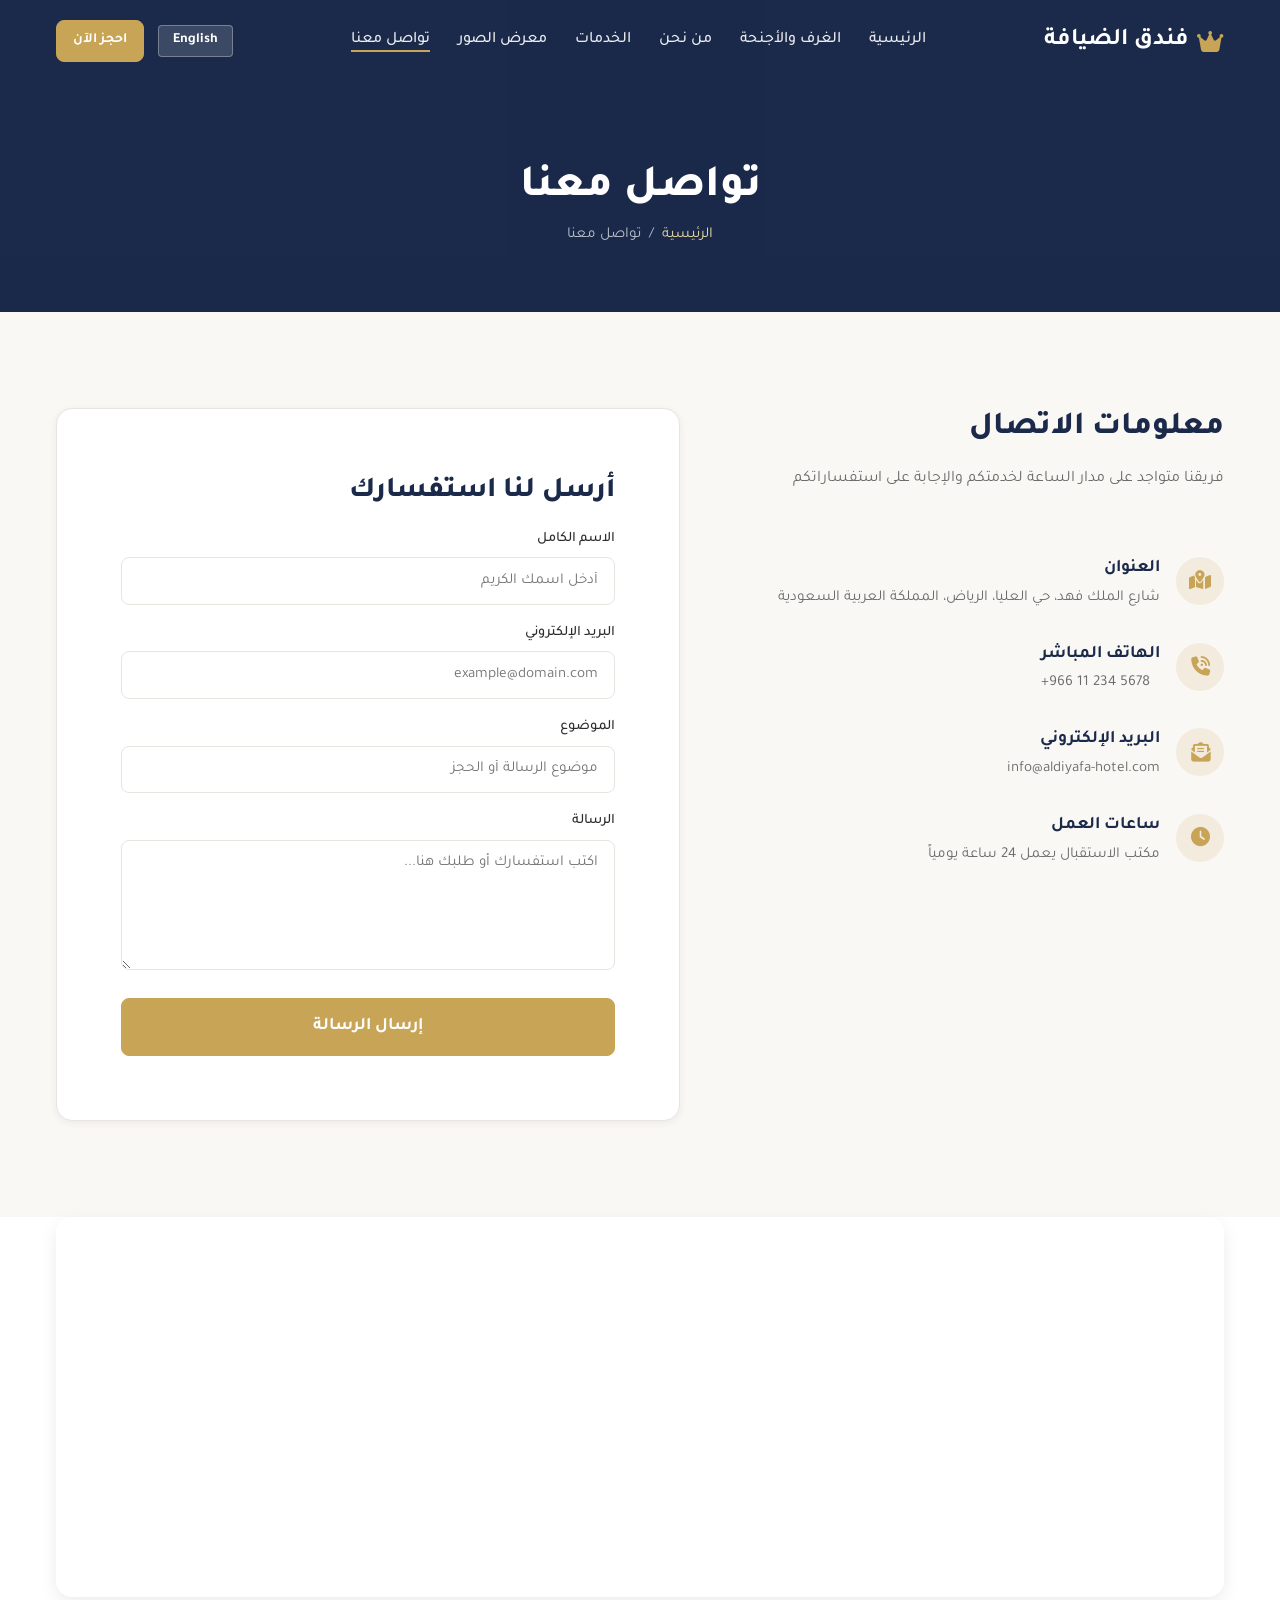
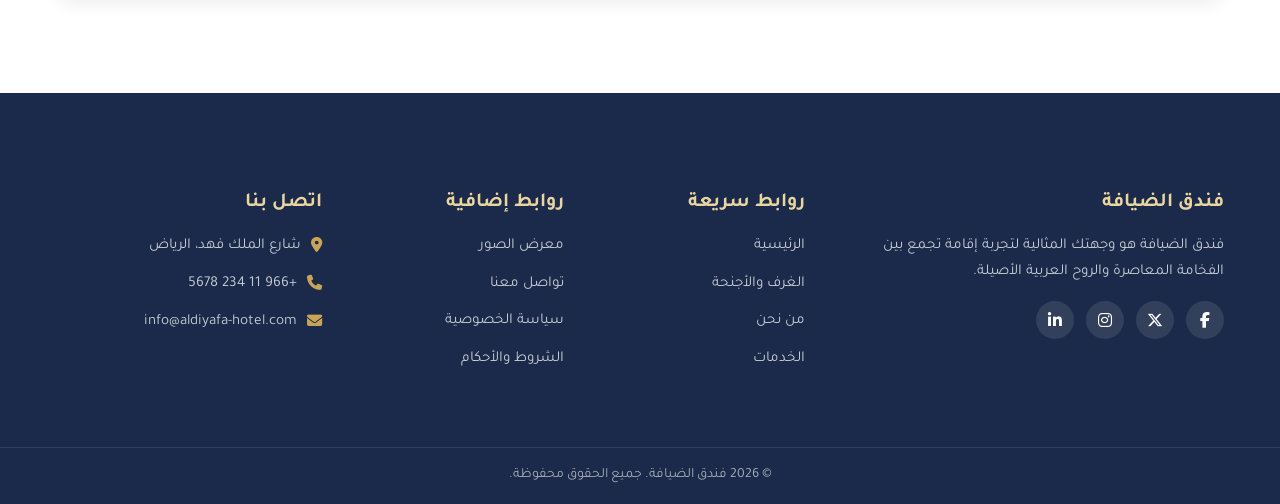
<file: pages/contact.html>
<!DOCTYPE html>
<html lang="ar" dir="rtl">
<head>
  <meta charset="UTF-8">
  <meta name="viewport" content="width=device-width, initial-scale=1.0">
  <title>تواصل معنا | فندق الضيافة</title>
  <meta name="description" content="تواصل مع إدارة فندق الضيافة في الرياض. قنوات اتصال مباشرة، حجز سريع، وموقع استراتيجي على طريق الملك فهد.">
  <link rel="stylesheet" href="https://cdnjs.cloudflare.com/ajax/libs/font-awesome/6.5.1/css/all.min.css">
  <link rel="preconnect" href="https://fonts.googleapis.com">
  <link rel="preconnect" href="https://fonts.gstatic.com" crossorigin>
  <link href="https://fonts.googleapis.com/css2?family=Playfair+Display:ital,wght@0,600;0,700;1,400&family=Poppins:wght@300;400;500;600;700&family=Tajawal:wght@300;400;500;700;800&display=swap" rel="stylesheet">
  <link rel="stylesheet" href="../assets/css/variables.css">
  <link rel="stylesheet" href="../assets/css/base.css">
  <link rel="stylesheet" href="../assets/css/layout.css">
  <link rel="stylesheet" href="../assets/css/components.css">
  <link rel="stylesheet" href="../assets/css/rtl.css">
  <link rel="stylesheet" href="../assets/css/responsive.css">
</head>
<body>

  <!-- Navigation -->
  <nav class="navbar" id="navbar">
    <div class="container navbar__container">
      <a href="../index.html" class="navbar__logo">
        <i class="fas fa-crown navbar__logo-icon"></i>
        <span class="navbar__logo-text" data-i18n="general.hotel_name">فندق الضيافة</span>
      </a>
      <ul class="navbar__menu" id="navMenu">
        <li><a href="../index.html" class="navbar__link" data-i18n="nav.home">الرئيسية</a></li>
        <li><a href="rooms.html" class="navbar__link" data-i18n="nav.rooms">الغرف والأجنحة</a></li>
        <li><a href="about.html" class="navbar__link" data-i18n="nav.about">من نحن</a></li>
        <li><a href="services.html" class="navbar__link" data-i18n="nav.services">الخدمات</a></li>
        <li><a href="gallery.html" class="navbar__link" data-i18n="nav.gallery">معرض الصور</a></li>
        <li><a href="contact.html" class="navbar__link navbar__link--active" data-i18n="nav.contact">تواصل معنا</a></li>
      </ul>
      <div class="navbar__actions">
        <button class="navbar__lang-btn" id="langToggle" onclick="toggleLanguage()">English</button>
        <a href="rooms.html" class="btn btn--primary btn--sm" data-i18n="nav.book_now">احجز الآن</a>
        <button class="navbar__toggle" id="navToggle" aria-label="تبديل القائمة">
          <i class="fas fa-bars"></i>
        </button>
      </div>
    </div>
  </nav>

  <!-- Page Header -->
  <header class="page-header" style="background-image: url('https://images.unsplash.com/photo-1566073771259-6a8506099945?w=1920&q=80&fit=crop');">
    <div class="container">
      <h1 class="page-header__title" data-i18n="contact.title">تواصل معنا</h1>
      <div class="page-header__breadcrumb">
        <a href="../index.html" data-i18n="nav.home">الرئيسية</a>
        <span>/</span>
        <span data-i18n="contact.title">تواصل معنا</span>
      </div>
    </div>
  </header>

  <!-- Contact Details & Form -->
  <section class="section">
    <div class="container">
      <div class="contact-wrapper">
        <!-- Info Column -->
        <div class="contact-info reveal">
          <h2 style="font-size: 2rem; margin-bottom: var(--space-md); color: var(--clr-secondary);" data-i18n="contact.info_title">معلومات الاتصال</h2>
          <p style="color: var(--clr-text-light); margin-bottom: var(--space-xl);" data-i18n="contact.subtitle">
            فريقنا متواجد على مدار الساعة لخدمتكم والإجابة على استفساراتكم وتأكيد حجوزاتكم الخاصة.
          </p>

          <div class="contact-info__item">
            <div class="contact-info__icon"><i class="fas fa-map-location-dot"></i></div>
            <div class="contact-info__text">
              <h4 data-i18n="contact.address_label">العنوان</h4>
              <p data-i18n="contact.address">شارع الملك فهد، حي العليا، الرياض، المملكة العربية السعودية</p>
            </div>
          </div>

          <div class="contact-info__item">
            <div class="contact-info__icon"><i class="fas fa-phone-volume"></i></div>
            <div class="contact-info__text">
              <h4 data-i18n="contact.phone_label">الهاتف المباشر</h4>
              <p dir="ltr" style="text-align: start;">+966 11 234 5678</p>
            </div>
          </div>

          <div class="contact-info__item">
            <div class="contact-info__icon"><i class="fas fa-envelope-open-text"></i></div>
            <div class="contact-info__text">
              <h4 data-i18n="contact.email_label">البريد الإلكتروني</h4>
              <p>info@aldiyafa-hotel.com</p>
            </div>
          </div>

          <div class="contact-info__item">
            <div class="contact-info__icon"><i class="fas fa-clock"></i></div>
            <div class="contact-info__text">
              <h4 data-i18n="contact.hours_label">ساعات العمل</h4>
              <p data-i18n="contact.hours">مكتب الاستقبال يعمل 24 ساعة يومياً</p>
            </div>
          </div>
        </div>

        <!-- Form Column -->
        <div class="reveal" style="background: var(--clr-white); padding: var(--space-xl); border-radius: var(--radius-lg); box-shadow: var(--shadow-sm); border: 1px solid var(--clr-border);">
          <h2 style="font-size: 1.8rem; margin-bottom: var(--space-md); color: var(--clr-secondary);" data-i18n="contact.form_title">أرسل لنا استفسارك</h2>
          <form id="contactForm" novalidate>
            <div class="form-group">
              <label class="form-group__label" for="name" data-i18n="contact.name_label">الاسم الكامل</label>
              <input type="text" id="name" class="form-control" data-i18n-placeholder="contact.name_placeholder" placeholder="أدخل اسمك الكريم" required>
              <span class="form-group__error" data-i18n="contact.error_required">هذا الحقل مطلوب</span>
            </div>

            <div class="form-group">
              <label class="form-group__label" for="email" data-i18n="contact.email_input_label">البريد الإلكتروني</label>
              <input type="email" id="email" class="form-control" data-i18n-placeholder="contact.email_placeholder" placeholder="example@domain.com" required>
              <span class="form-group__error" data-i18n="contact.error_email">يرجى إدخال عنوان بريد إلكتروني صحيح</span>
            </div>

            <div class="form-group">
              <label class="form-group__label" for="subject" data-i18n="contact.subject_label">الموضوع</label>
              <input type="text" id="subject" class="form-control" data-i18n-placeholder="contact.subject_placeholder" placeholder="موضوع الرسالة أو الحجز" required>
              <span class="form-group__error" data-i18n="contact.error_required">هذا الحقل مطلوب</span>
            </div>

            <div class="form-group">
              <label class="form-group__label" for="message" data-i18n="contact.message_label">الرسالة</label>
              <textarea id="message" class="form-control" rows="5" data-i18n-placeholder="contact.message_placeholder" placeholder="اكتب استفسارك أو طلبك هنا..." required></textarea>
              <span class="form-group__error" data-i18n="contact.error_required">هذا الحقل مطلوب</span>
            </div>

            <button type="submit" class="btn btn--primary btn--lg" style="width: 100%;" data-i18n="contact.send">إرسال الرسالة</button>
          </form>
        </div>
      </div>
    </div>
  </section>

  <!-- Interactive Map Section -->
  <section class="section section--alt" style="padding-top: 0;">
    <div class="container reveal">
      <div class="map-container">
        <iframe 
          src="https://www.google.com/maps/embed?pb=!1m18!1m12!1m3!1d115935.5398242408!2d46.60334800624003!3d24.759902633096307!2m3!1f0!2f0!3f0!3m2!1i1024!2i768!4f13.1!3m3!1m2!1s0x3e2f03890d489399%3A0xba974d1c98e79fd5!2sRiyadh%20Saudi%20Arabia!5e0!3m2!1sen!2ssa!4v1700000000000!5m2!1sen!2ssa" 
          width="100%" 
          height="100%" 
          style="border:0;" 
          allowfullscreen="" 
          loading="lazy" 
          referrerpolicy="no-referrer-when-downgrade" 
          title="موقع فندق الضيافة">
        </iframe>
      </div>
    </div>
  </section>

  <!-- Footer -->
  <footer class="footer">
    <div class="container footer__container">
      <div class="footer__col">
        <h3 class="footer__title" data-i18n="general.hotel_name">فندق الضيافة</h3>
        <p class="footer__text" data-i18n="footer.description">فندق الضيافة هو وجهتك المثالية لتجربة إقامة تجمع بين الفخامة المعاصرة والروح العربية الأصيلة.</p>
        <div class="footer__social">
          <a href="#" class="footer__social-link" aria-label="Facebook"><i class="fab fa-facebook-f"></i></a>
          <a href="#" class="footer__social-link" aria-label="Twitter"><i class="fab fa-x-twitter"></i></a>
          <a href="#" class="footer__social-link" aria-label="Instagram"><i class="fab fa-instagram"></i></a>
          <a href="#" class="footer__social-link" aria-label="LinkedIn"><i class="fab fa-linkedin-in"></i></a>
        </div>
      </div>

      <div class="footer__col">
        <h3 class="footer__title" data-i18n="footer.quick_links">روابط سريعة</h3>
        <ul class="footer__links">
          <li><a href="../index.html" class="footer__link" data-i18n="nav.home">الرئيسية</a></li>
          <li><a href="rooms.html" class="footer__link" data-i18n="nav.rooms">الغرف والأجنحة</a></li>
          <li><a href="about.html" class="footer__link" data-i18n="nav.about">من نحن</a></li>
          <li><a href="services.html" class="footer__link" data-i18n="nav.services">الخدمات</a></li>
        </ul>
      </div>

      <div class="footer__col">
        <h3 class="footer__title" data-i18n="footer.more_links">روابط إضافية</h3>
        <ul class="footer__links">
          <li><a href="gallery.html" class="footer__link" data-i18n="nav.gallery">معرض الصور</a></li>
          <li><a href="contact.html" class="footer__link" data-i18n="nav.contact">تواصل معنا</a></li>
          <li><a href="#" class="footer__link" data-i18n="footer.privacy">سياسة الخصوصية</a></li>
          <li><a href="#" class="footer__link" data-i18n="footer.terms">الشروط والأحكام</a></li>
        </ul>
      </div>

      <div class="footer__col">
        <h3 class="footer__title" data-i18n="footer.contact_us">اتصل بنا</h3>
        <div class="footer__contact-item">
          <i class="fas fa-map-marker-alt"></i>
          <span data-i18n="footer.address">شارع الملك فهد، الرياض</span>
        </div>
        <div class="footer__contact-item">
          <i class="fas fa-phone"></i>
          <span>+966 11 234 5678</span>
        </div>
        <div class="footer__contact-item">
          <i class="fas fa-envelope"></i>
          <span>info@aldiyafa-hotel.com</span>
        </div>
      </div>
    </div>

    <div class="footer__bottom">
      <div class="container">
        <p data-i18n="footer.copyright">© 2026 فندق الضيافة. جميع الحقوق محفوظة.</p>
      </div>
    </div>
  </footer>

  <!-- Scripts -->
  <script src="../assets/js/i18n.js"></script>
  <script src="../assets/js/navbar.js"></script>
  <script src="../assets/js/slider.js"></script>
  <script src="../assets/js/gallery.js"></script>
  <script src="../assets/js/booking.js"></script>
  <script src="../assets/js/animations.js"></script>
  <script src="../assets/js/main.js"></script>
</body>
</html>
</file>
<file: assets/css/variables.css>
/* ==========================================================================
   Variables & Design Tokens - Al-Diyafa Hotel (فندق الضيافة)
   ========================================================================== */

:root {
  /* Colors - Luxurious Gold & Deep Navy Palette */
  --clr-primary: #C8A456;
  --clr-primary-dark: #A8883E;
  --clr-primary-light: #E8D5A0;
  --clr-secondary: #1B2A4A;
  --clr-secondary-light: #2A3F6A;
  --clr-bg: #FAF8F5;
  --clr-text: #2C2C2C;
  --clr-text-light: #6B6B6B;
  --clr-accent: #4A7C59;
  --clr-error: #D4453A;
  --clr-success: #4A7C59;
  --clr-border: #E8E4DF;
  --clr-white: #FFFFFF;
  --clr-overlay: rgba(27, 42, 74, 0.72);
  --clr-card-bg: #FFFFFF;

  /* Typography */
  --font-ar: 'Tajawal', -apple-system, BlinkMacSystemFont, 'Segoe UI', Roboto, sans-serif;
  --font-en-serif: 'Playfair Display', Georgia, serif;
  --font-en-sans: 'Poppins', -apple-system, BlinkMacSystemFont, 'Segoe UI', Roboto, sans-serif;

  /* Spacing */
  --space-xs: 0.25rem;
  --space-sm: 0.5rem;
  --space-md: 1rem;
  --space-lg: 2rem;
  --space-xl: 4rem;
  --space-xxl: 6rem;

  /* Border Radius */
  --radius-sm: 4px;
  --radius-md: 8px;
  --radius-lg: 16px;
  --radius-full: 9999px;

  /* Shadows */
  --shadow-sm: 0 2px 8px rgba(0, 0, 0, 0.06);
  --shadow-md: 0 6px 18px rgba(0, 0, 0, 0.08);
  --shadow-lg: 0 12px 30px rgba(0, 0, 0, 0.12);

  /* Transitions */
  --transition: all 0.3s cubic-bezier(0.25, 0.8, 0.25, 1);
}
</file>
<file: assets/css/base.css>
/* ==========================================================================
   Base Styles & Reset - Al-Diyafa Hotel (فندق الضيافة)
   ========================================================================== */

*, *::before, *::after {
  box-sizing: border-box;
  margin: 0;
  padding: 0;
}

html {
  scroll-behavior: smooth;
  font-size: 16px;
  -webkit-text-size-adjust: 100%;
}

body {
  font-family: var(--font-en-sans);
  background-color: var(--clr-bg);
  color: var(--clr-text);
  line-height: 1.7;
  overflow-x: hidden;
}

/* RTL / Arabic Typography */
[dir="rtl"] body,
[lang="ar"] body {
  font-family: var(--font-ar);
}

h1, h2 {
  font-family: var(--font-en-serif);
  font-weight: 700;
  color: var(--clr-secondary);
  line-height: 1.3;
}

[dir="rtl"] h1,
[dir="rtl"] h2 {
  font-family: var(--font-ar);
  font-weight: 800;
}

h3, h4, h5, h6 {
  font-weight: 600;
  color: var(--clr-secondary);
  line-height: 1.4;
}

p {
  margin-bottom: 1rem;
}

p:last-child {
  margin-bottom: 0;
}

a {
  text-decoration: none;
  color: inherit;
  transition: var(--transition);
}

ul, ol {
  list-style: none;
}

img {
  max-width: 100%;
  height: auto;
  display: block;
}

button, input, select, textarea {
  font-family: inherit;
  font-size: inherit;
}

button {
  cursor: pointer;
  background: none;
  border: none;
}
</file>
<file: assets/css/layout.css>
/* ==========================================================================
   Layout Styles - Al-Diyafa Hotel (فندق الضيافة)
   ========================================================================== */

.container {
  width: 100%;
  max-width: 1200px;
  margin-inline: auto;
  padding-inline: var(--space-md);
}

.section {
  padding-block: var(--space-xxl);
  position: relative;
}

.section--alt {
  background-color: var(--clr-white);
}

.section--dark {
  background-color: var(--clr-secondary);
  color: var(--clr-white);
}

.section--dark h1,
.section--dark h2,
.section--dark h3,
.section--dark h4 {
  color: var(--clr-white);
}

.section__header {
  text-align: center;
  max-width: 700px;
  margin-inline: auto;
  margin-bottom: var(--space-xl);
}

.section__title {
  font-size: 2.5rem;
  margin-bottom: var(--space-sm);
  position: relative;
}

.section__title::after {
  content: '';
  display: block;
  width: 60px;
  height: 3px;
  background-color: var(--clr-primary);
  margin: var(--space-sm) auto 0;
  border-radius: var(--radius-full);
}

.section__subtitle {
  font-size: 1.1rem;
  color: var(--clr-text-light);
}

.section--dark .section__subtitle {
  color: rgba(255, 255, 255, 0.75);
}

/* Grids */
.grid {
  display: grid;
  gap: var(--space-lg);
}

.grid--2 {
  grid-template-columns: repeat(2, 1fr);
}

.grid--3 {
  grid-template-columns: repeat(3, 1fr);
}

.grid--4 {
  grid-template-columns: repeat(4, 1fr);
}

.grid--auto {
  grid-template-columns: repeat(auto-fit, minmax(280px, 1fr));
}
</file>
<file: assets/css/components.css>
/* ==========================================================================
   Components Styles - Al-Diyafa Hotel (فندق الضيافة)
   ========================================================================== */

/* --- Buttons --- */
.btn {
  display: inline-flex;
  align-items: center;
  justify-content: center;
  gap: var(--space-xs);
  padding: 0.85rem 1.75rem;
  font-weight: 600;
  border-radius: var(--radius-md);
  transition: var(--transition);
  cursor: pointer;
  white-space: nowrap;
}

.btn--primary {
  background-color: var(--clr-primary);
  color: var(--clr-white);
  border: 1px solid var(--clr-primary);
}

.btn--primary:hover {
  background-color: var(--clr-primary-dark);
  border-color: var(--clr-primary-dark);
  color: var(--clr-white);
  transform: translateY(-2px);
  box-shadow: 0 4px 12px rgba(200, 164, 86, 0.35);
}

.btn--secondary {
  background-color: var(--clr-secondary);
  color: var(--clr-white);
  border: 1px solid var(--clr-secondary);
}

.btn--secondary:hover {
  background-color: var(--clr-secondary-light);
  border-color: var(--clr-secondary-light);
  color: var(--clr-white);
  transform: translateY(-2px);
}

.btn--outline {
  background-color: transparent;
  color: var(--clr-primary);
  border: 2px solid var(--clr-primary);
}

.btn--outline:hover {
  background-color: var(--clr-primary);
  color: var(--clr-white);
  transform: translateY(-2px);
}

.btn--sm {
  padding: 0.5rem 1rem;
  font-size: 0.875rem;
}

.btn--lg {
  padding: 1.1rem 2.25rem;
  font-size: 1.1rem;
}

/* --- Navbar --- */
.navbar {
  position: fixed;
  top: 0;
  left: 0;
  width: 100%;
  z-index: 1000;
  padding: 1.25rem 0;
  transition: var(--transition);
  background-color: transparent;
}

.navbar.scrolled {
  background-color: var(--clr-white);
  padding: 0.85rem 0;
  box-shadow: var(--shadow-md);
}

.navbar__container {
  display: flex;
  align-items: center;
  justify-content: space-between;
}

.navbar__logo {
  display: flex;
  align-items: center;
  gap: 0.5rem;
  font-size: 1.5rem;
  font-weight: 700;
  color: var(--clr-white);
}

.navbar.scrolled .navbar__logo {
  color: var(--clr-secondary);
}

.navbar__logo-icon {
  color: var(--clr-primary);
}

.navbar__menu {
  display: flex;
  align-items: center;
  gap: 1.75rem;
}

.navbar__link {
  color: rgba(255, 255, 255, 0.9);
  font-weight: 500;
  position: relative;
  padding-block: 0.25rem;
}

.navbar__link::after {
  content: '';
  position: absolute;
  bottom: 0;
  inset-inline-start: 0;
  width: 0;
  height: 2px;
  background-color: var(--clr-primary);
  transition: var(--transition);
}

.navbar__link:hover::after,
.navbar__link--active::after {
  width: 100%;
}

.navbar.scrolled .navbar__link {
  color: var(--clr-text);
}

.navbar.scrolled .navbar__link:hover,
.navbar.scrolled .navbar__link--active {
  color: var(--clr-primary);
}

.navbar__actions {
  display: flex;
  align-items: center;
  gap: 0.85rem;
}

.navbar__lang-btn {
  background-color: rgba(255, 255, 255, 0.15);
  border: 1px solid rgba(255, 255, 255, 0.3);
  color: var(--clr-white);
  padding: 0.4rem 0.9rem;
  border-radius: var(--radius-sm);
  font-weight: 600;
  font-size: 0.875rem;
  transition: var(--transition);
}

.navbar.scrolled .navbar__lang-btn {
  background-color: var(--clr-bg);
  border-color: var(--clr-border);
  color: var(--clr-secondary);
}

.navbar__lang-btn:hover {
  background-color: var(--clr-primary);
  border-color: var(--clr-primary);
  color: var(--clr-white);
}

.navbar__toggle {
  display: none;
  font-size: 1.5rem;
  color: var(--clr-white);
}

.navbar.scrolled .navbar__toggle {
  color: var(--clr-secondary);
}

/* --- Hero Section --- */
.hero {
  position: relative;
  min-height: 100vh;
  display: flex;
  align-items: center;
  justify-content: center;
  background-size: cover;
  background-position: center;
  background-repeat: no-repeat;
  color: var(--clr-white);
  padding-top: 5rem;
}

.hero__overlay {
  position: absolute;
  inset: 0;
  background: linear-gradient(180deg, rgba(27, 42, 74, 0.75) 0%, rgba(27, 42, 74, 0.85) 100%);
  z-index: 1;
}

.hero__content {
  position: relative;
  z-index: 2;
  text-align: center;
  max-width: 850px;
  padding: var(--space-lg) var(--space-md);
}

.hero__title {
  font-size: clamp(2.2rem, 5vw, 4rem);
  color: var(--clr-white);
  margin-bottom: var(--space-md);
  text-shadow: 0 2px 10px rgba(0, 0, 0, 0.3);
}

.hero__subtitle {
  font-size: clamp(1.1rem, 2vw, 1.4rem);
  color: rgba(255, 255, 255, 0.9);
  margin-bottom: var(--space-xl);
  line-height: 1.6;
}

/* Hero Quick Booking Search Bar */
.hero__search {
  background: rgba(255, 255, 255, 0.95);
  backdrop-filter: blur(8px);
  padding: var(--space-lg);
  border-radius: var(--radius-lg);
  box-shadow: var(--shadow-lg);
  display: flex;
  align-items: flex-end;
  gap: var(--space-md);
  color: var(--clr-text);
  margin-top: var(--space-lg);
  text-align: start;
}

.hero__search .form-group {
  flex: 1;
  min-width: 140px;
  margin-bottom: 0;
}

/* --- Page Header for Inner Pages --- */
.page-header {
  position: relative;
  padding-top: 10rem;
  padding-bottom: 4rem;
  background-color: var(--clr-secondary);
  color: var(--clr-white);
  text-align: center;
  background-size: cover;
  background-position: center;
}

.page-header::before {
  content: '';
  position: absolute;
  inset: 0;
  background: rgba(27, 42, 74, 0.85);
}

.page-header .container {
  position: relative;
  z-index: 2;
}

.page-header__title {
  font-size: 2.8rem;
  color: var(--clr-white);
  margin-bottom: var(--space-xs);
}

.page-header__breadcrumb {
  display: flex;
  align-items: center;
  justify-content: center;
  gap: 0.5rem;
  font-size: 0.95rem;
  color: rgba(255, 255, 255, 0.7);
}

.page-header__breadcrumb a {
  color: var(--clr-primary-light);
}

.page-header__breadcrumb a:hover {
  color: var(--clr-white);
}

/* --- Cards (Rooms & Amenities) --- */
.card {
  background-color: var(--clr-card-bg);
  border-radius: var(--radius-lg);
  overflow: hidden;
  box-shadow: var(--shadow-sm);
  transition: var(--transition);
  display: flex;
  flex-direction: column;
  border: 1px solid var(--clr-border);
}

.card:hover {
  transform: translateY(-8px);
  box-shadow: var(--shadow-lg);
}

.card__img-wrapper {
  position: relative;
  overflow: hidden;
  height: 240px;
}

.card__img {
  width: 100%;
  height: 100%;
  object-fit: cover;
  transition: transform 0.5s ease;
}

.card:hover .card__img {
  transform: scale(1.06);
}

.card__body {
  padding: var(--space-lg);
  display: flex;
  flex-direction: column;
  flex: 1;
}

.card__title {
  font-size: 1.35rem;
  margin-bottom: var(--space-xs);
  color: var(--clr-secondary);
}

.card__meta {
  display: flex;
  gap: var(--space-md);
  font-size: 0.875rem;
  color: var(--clr-text-light);
  margin-bottom: var(--space-sm);
  flex-wrap: wrap;
}

.card__meta span {
  display: inline-flex;
  align-items: center;
  gap: 0.35rem;
}

.card__meta i {
  color: var(--clr-primary);
}

.card__text {
  color: var(--clr-text-light);
  font-size: 0.95rem;
  margin-bottom: var(--space-md);
  flex: 1;
}

.card__footer {
  display: flex;
  align-items: center;
  justify-content: space-between;
  padding-top: var(--space-md);
  border-top: 1px solid var(--clr-border);
  margin-top: auto;
}

.card__price {
  font-size: 1.35rem;
  font-weight: 700;
  color: var(--clr-primary);
}

.card__price small {
  font-size: 0.85rem;
  color: var(--clr-text-light);
  font-weight: normal;
}

/* Service Card */
.service-card {
  text-align: center;
  padding: var(--space-xl) var(--space-md);
}

.service-card__icon {
  width: 70px;
  height: 70px;
  margin: 0 auto var(--space-md);
  background-color: rgba(200, 164, 86, 0.12);
  color: var(--clr-primary);
  border-radius: var(--radius-full);
  display: flex;
  align-items: center;
  justify-content: center;
  font-size: 1.75rem;
  transition: var(--transition);
}

.service-card:hover .service-card__icon {
  background-color: var(--clr-primary);
  color: var(--clr-white);
  transform: rotateY(180deg);
}

.service-card__title {
  font-size: 1.25rem;
  margin-bottom: var(--space-xs);
}

.service-card__text {
  color: var(--clr-text-light);
  font-size: 0.95rem;
}

/* --- Intro / Story Component (2-col) --- */
.intro {
  display: grid;
  grid-template-columns: 1fr 1fr;
  gap: var(--space-xl);
  align-items: center;
}

.intro__img {
  border-radius: var(--radius-lg);
  overflow: hidden;
  box-shadow: var(--shadow-lg);
}

.intro__img img {
  width: 100%;
  height: 100%;
  object-fit: cover;
}

.intro__title {
  font-size: 2.25rem;
  margin-bottom: var(--space-md);
  color: var(--clr-secondary);
}

.intro__text {
  color: var(--clr-text-light);
  font-size: 1.05rem;
  margin-bottom: var(--space-lg);
}

/* --- Stats Component --- */
.stats__item {
  text-align: center;
  padding: var(--space-md);
}

.stats__number {
  font-size: 3rem;
  font-weight: 800;
  color: var(--clr-primary);
  line-height: 1.1;
  margin-bottom: 0.25rem;
}

.stats__label {
  font-size: 1rem;
  color: rgba(255, 255, 255, 0.8);
}

/* --- Team Component --- */
.team__member {
  text-align: center;
}

.team__photo {
  width: 170px;
  height: 170px;
  border-radius: var(--radius-full);
  margin: 0 auto var(--space-md);
  overflow: hidden;
  border: 4px solid var(--clr-primary-light);
  box-shadow: var(--shadow-md);
}

.team__photo img {
  width: 100%;
  height: 100%;
  object-fit: cover;
}

.team__name {
  font-size: 1.2rem;
  margin-bottom: 0.25rem;
}

.team__role {
  color: var(--clr-primary);
  font-size: 0.9rem;
  font-weight: 500;
}

/* --- Testimonials Component --- */
.testimonials__slider {
  max-width: 750px;
  margin: 0 auto;
  position: relative;
  overflow: hidden;
}

.testimonials__track {
  display: flex;
  transition: transform 0.5s ease-in-out;
}

.testimonials__slide {
  min-width: 100%;
  text-align: center;
  padding: var(--space-md);
}

.testimonials__quote-icon {
  font-size: 2.5rem;
  color: var(--clr-primary);
  margin-bottom: var(--space-md);
  opacity: 0.6;
}

.testimonials__text {
  font-size: 1.25rem;
  font-style: italic;
  line-height: 1.8;
  margin-bottom: var(--space-lg);
  color: var(--clr-text);
}

.testimonials__author {
  font-size: 1.15rem;
  font-weight: 700;
  color: var(--clr-secondary);
}

.testimonials__role {
  font-size: 0.9rem;
  color: var(--clr-text-light);
}

.testimonials__dots {
  display: flex;
  justify-content: center;
  gap: 0.5rem;
  margin-top: var(--space-lg);
}

.testimonials__dot {
  width: 12px;
  height: 12px;
  border-radius: var(--radius-full);
  background-color: var(--clr-border);
  transition: var(--transition);
  cursor: pointer;
}

.testimonials__dot--active {
  background-color: var(--clr-primary);
  width: 24px;
}

/* --- Gallery & Filters --- */
.gallery__filters {
  display: flex;
  justify-content: center;
  flex-wrap: wrap;
  gap: 0.5rem;
  margin-bottom: var(--space-xl);
}

.gallery__filter-btn {
  padding: 0.6rem 1.4rem;
  border-radius: var(--radius-full);
  background-color: var(--clr-white);
  border: 1px solid var(--clr-border);
  color: var(--clr-text);
  font-weight: 500;
  transition: var(--transition);
}

.gallery__filter-btn:hover,
.gallery__filter-btn--active {
  background-color: var(--clr-primary);
  border-color: var(--clr-primary);
  color: var(--clr-white);
}

.gallery__grid {
  display: grid;
  grid-template-columns: repeat(auto-fill, minmax(320px, 1fr));
  gap: var(--space-md);
}

.gallery__item {
  position: relative;
  height: 260px;
  border-radius: var(--radius-md);
  overflow: hidden;
  cursor: pointer;
  box-shadow: var(--shadow-sm);
}

.gallery__item img {
  width: 100%;
  height: 100%;
  object-fit: cover;
  transition: transform 0.5s ease;
}

.gallery__item-overlay {
  position: absolute;
  inset: 0;
  background: rgba(27, 42, 74, 0.6);
  opacity: 0;
  display: flex;
  align-items: center;
  justify-content: center;
  color: var(--clr-white);
  font-size: 1.5rem;
  transition: var(--transition);
}

.gallery__item:hover img {
  transform: scale(1.1);
}

.gallery__item:hover .gallery__item-overlay {
  opacity: 1;
}

/* Lightbox */
.lightbox {
  position: fixed;
  inset: 0;
  background-color: rgba(0, 0, 0, 0.92);
  z-index: 2000;
  display: none;
  align-items: center;
  justify-content: center;
  padding: var(--space-md);
}

.lightbox.active {
  display: flex;
}

.lightbox__img {
  max-width: 90vw;
  max-height: 85vh;
  object-fit: contain;
  border-radius: var(--radius-sm);
  box-shadow: 0 10px 40px rgba(0, 0, 0, 0.5);
}

.lightbox__close,
.lightbox__prev,
.lightbox__next {
  position: absolute;
  color: var(--clr-white);
  background: rgba(255, 255, 255, 0.15);
  border-radius: var(--radius-full);
  width: 48px;
  height: 48px;
  display: flex;
  align-items: center;
  justify-content: center;
  font-size: 1.25rem;
  transition: var(--transition);
}

.lightbox__close:hover,
.lightbox__prev:hover,
.lightbox__next:hover {
  background: var(--clr-primary);
}

.lightbox__close {
  top: 1.5rem;
  inset-inline-end: 1.5rem;
}

.lightbox__prev {
  top: 50%;
  transform: translateY(-50%);
  inset-inline-start: 1.5rem;
}

.lightbox__next {
  top: 50%;
  transform: translateY(-50%);
  inset-inline-end: 1.5rem;
}

/* --- Tabs Component --- */
.tabs__nav {
  display: flex;
  justify-content: center;
  gap: 0.5rem;
  border-bottom: 2px solid var(--clr-border);
  margin-bottom: var(--space-xl);
  flex-wrap: wrap;
}

.tabs__btn {
  padding: 0.85rem 1.75rem;
  font-weight: 600;
  color: var(--clr-text-light);
  border-bottom: 3px solid transparent;
  margin-bottom: -2px;
  transition: var(--transition);
}

.tabs__btn:hover,
.tabs__btn--active {
  color: var(--clr-primary);
  border-bottom-color: var(--clr-primary);
}

.tabs__panel {
  display: none;
}

.tabs__panel--active {
  display: block;
  animation: fadeIn 0.4s ease;
}

@keyframes fadeIn {
  from { opacity: 0; transform: translateY(10px); }
  to { opacity: 1; transform: translateY(0); }
}

/* --- Forms & Inputs --- */
.form-group {
  margin-bottom: var(--space-md);
  text-align: start;
}

.form-group__label {
  display: block;
  margin-bottom: 0.4rem;
  font-weight: 500;
  font-size: 0.9rem;
  color: var(--clr-text);
}

.form-control {
  width: 100%;
  padding: 0.85rem 1rem;
  border: 1px solid var(--clr-border);
  border-radius: var(--radius-md);
  background-color: var(--clr-white);
  color: var(--clr-text);
  font-size: 0.95rem;
  transition: var(--transition);
}

.form-control:focus {
  outline: none;
  border-color: var(--clr-primary);
  box-shadow: 0 0 0 3px rgba(200, 164, 86, 0.2);
}

.form-control--error {
  border-color: var(--clr-error);
}

.form-group__error {
  color: var(--clr-error);
  font-size: 0.8rem;
  margin-top: 0.25rem;
  display: none;
}

.form-group--error .form-group__error {
  display: block;
}

textarea.form-control {
  min-height: 130px;
  resize: vertical;
}

/* --- Contact Wrapper --- */
.contact-wrapper {
  display: grid;
  grid-template-columns: 1fr 1.3fr;
  gap: var(--space-xl);
}

.contact-info__item {
  display: flex;
  align-items: flex-start;
  gap: var(--space-md);
  margin-bottom: var(--space-lg);
}

.contact-info__icon {
  width: 48px;
  height: 48px;
  background-color: rgba(200, 164, 86, 0.15);
  color: var(--clr-primary);
  border-radius: var(--radius-full);
  display: flex;
  align-items: center;
  justify-content: center;
  font-size: 1.2rem;
  flex-shrink: 0;
}

.contact-info__text h4 {
  font-size: 1.1rem;
  margin-bottom: 0.2rem;
}

.contact-info__text p {
  color: var(--clr-text-light);
  font-size: 0.95rem;
}

.map-container {
  height: 380px;
  border-radius: var(--radius-lg);
  overflow: hidden;
  box-shadow: var(--shadow-md);
}

.map-container iframe {
  width: 100%;
  height: 100%;
  border: 0;
}

/* --- CTA Section --- */
.cta-section {
  position: relative;
  background-size: cover;
  background-position: center;
  color: var(--clr-white);
  text-align: center;
  padding: var(--space-xxl) var(--space-md);
}

.cta-section::before {
  content: '';
  position: absolute;
  inset: 0;
  background: rgba(27, 42, 74, 0.85);
}

.cta-section .container {
  position: relative;
  z-index: 2;
  max-width: 700px;
}

.cta-section__title {
  font-size: 2.5rem;
  color: var(--clr-white);
  margin-bottom: var(--space-sm);
}

.cta-section__text {
  font-size: 1.15rem;
  color: rgba(255, 255, 255, 0.9);
  margin-bottom: var(--space-lg);
}

/* --- Footer --- */
.footer {
  background-color: var(--clr-secondary);
  color: var(--clr-white);
  padding-top: var(--space-xxl);
}

.footer__container {
  display: grid;
  grid-template-columns: 2fr 1fr 1fr 1.5fr;
  gap: var(--space-xl);
  padding-bottom: var(--space-xl);
}

.footer__title {
  font-size: 1.25rem;
  color: var(--clr-primary-light);
  margin-bottom: var(--space-md);
  position: relative;
}

.footer__text {
  color: rgba(255, 255, 255, 0.75);
  font-size: 0.95rem;
  margin-bottom: var(--space-md);
}

.footer__social {
  display: flex;
  gap: 0.75rem;
}

.footer__social-link {
  width: 38px;
  height: 38px;
  border-radius: var(--radius-full);
  background-color: rgba(255, 255, 255, 0.1);
  display: flex;
  align-items: center;
  justify-content: center;
  color: var(--clr-white);
  transition: var(--transition);
}

.footer__social-link:hover {
  background-color: var(--clr-primary);
  transform: translateY(-3px);
}

.footer__links li {
  margin-bottom: 0.65rem;
}

.footer__link {
  color: rgba(255, 255, 255, 0.75);
  font-size: 0.95rem;
  transition: var(--transition);
}

.footer__link:hover {
  color: var(--clr-primary-light);
  padding-inline-start: 4px;
}

.footer__contact-item {
  display: flex;
  align-items: flex-start;
  gap: 0.65rem;
  color: rgba(255, 255, 255, 0.75);
  font-size: 0.95rem;
  margin-bottom: 0.75rem;
}

.footer__contact-item i {
  color: var(--clr-primary);
  margin-top: 0.25rem;
}

.footer__bottom {
  border-top: 1px solid rgba(255, 255, 255, 0.1);
  padding-block: var(--space-md);
  text-align: center;
  font-size: 0.875rem;
  color: rgba(255, 255, 255, 0.6);
}

/* --- Scroll Animations --- */
.reveal {
  opacity: 0;
  transform: translateY(30px);
  transition: opacity 0.7s ease, transform 0.7s ease;
}

.reveal.active {
  opacity: 1;
  transform: translateY(0);
}
</file>
<file: assets/css/rtl.css>
/* ==========================================================================
   RTL Styles - Al-Diyafa Hotel (فندق الضيافة)
   ========================================================================== */

[dir="rtl"] {
  text-align: right;
}

[dir="rtl"] .hero__search {
  text-align: right;
}

[dir="rtl"] .form-group {
  text-align: right;
}

[dir="rtl"] .contact-info__item {
  text-align: right;
}

[dir="rtl"] .footer__col {
  text-align: right;
}

[dir="rtl"] .text-center {
  text-align: center;
}
</file>
<file: assets/css/responsive.css>
/* ==========================================================================
   Responsive Styles - Al-Diyafa Hotel (فندق الضيافة)
   ========================================================================== */

@media (max-width: 991px) {
  .navbar__menu {
    position: fixed;
    top: 0;
    inset-inline-end: -100%;
    width: 280px;
    height: 100vh;
    background-color: var(--clr-secondary);
    flex-direction: column;
    justify-content: flex-start;
    align-items: flex-start;
    padding: 6rem 2rem 2rem;
    gap: 1.5rem;
    box-shadow: -5px 0 25px rgba(0, 0, 0, 0.2);
    transition: var(--transition);
    z-index: 999;
  }

  [dir="rtl"] .navbar__menu {
    box-shadow: 5px 0 25px rgba(0, 0, 0, 0.2);
  }

  .navbar__menu.active {
    inset-inline-end: 0;
  }

  .navbar__toggle {
    display: block;
    z-index: 1001;
  }

  .navbar__link {
    color: var(--clr-white) !important;
    font-size: 1.15rem;
  }

  .hero__search {
    flex-direction: column;
    align-items: stretch;
  }

  .hero__search .btn {
    width: 100%;
  }

  .grid--4 {
    grid-template-columns: repeat(2, 1fr);
  }

  .grid--3 {
    grid-template-columns: repeat(2, 1fr);
  }

  .intro {
    grid-template-columns: 1fr;
  }

  .contact-wrapper {
    grid-template-columns: 1fr;
  }

  .footer__container {
    grid-template-columns: repeat(2, 1fr);
  }
}

@media (max-width: 767px) {
  .section {
    padding-block: var(--space-xl);
  }

  .section__title {
    font-size: 2rem;
  }

  .page-header__title {
    font-size: 2.2rem;
  }

  .grid--2,
  .grid--3,
  .grid--4 {
    grid-template-columns: 1fr;
  }

  .footer__container {
    grid-template-columns: 1fr;
  }

  .card__footer {
    flex-direction: column;
    align-items: flex-start;
    gap: 1rem;
  }

  .card__footer .btn {
    width: 100%;
  }
}
</file>
